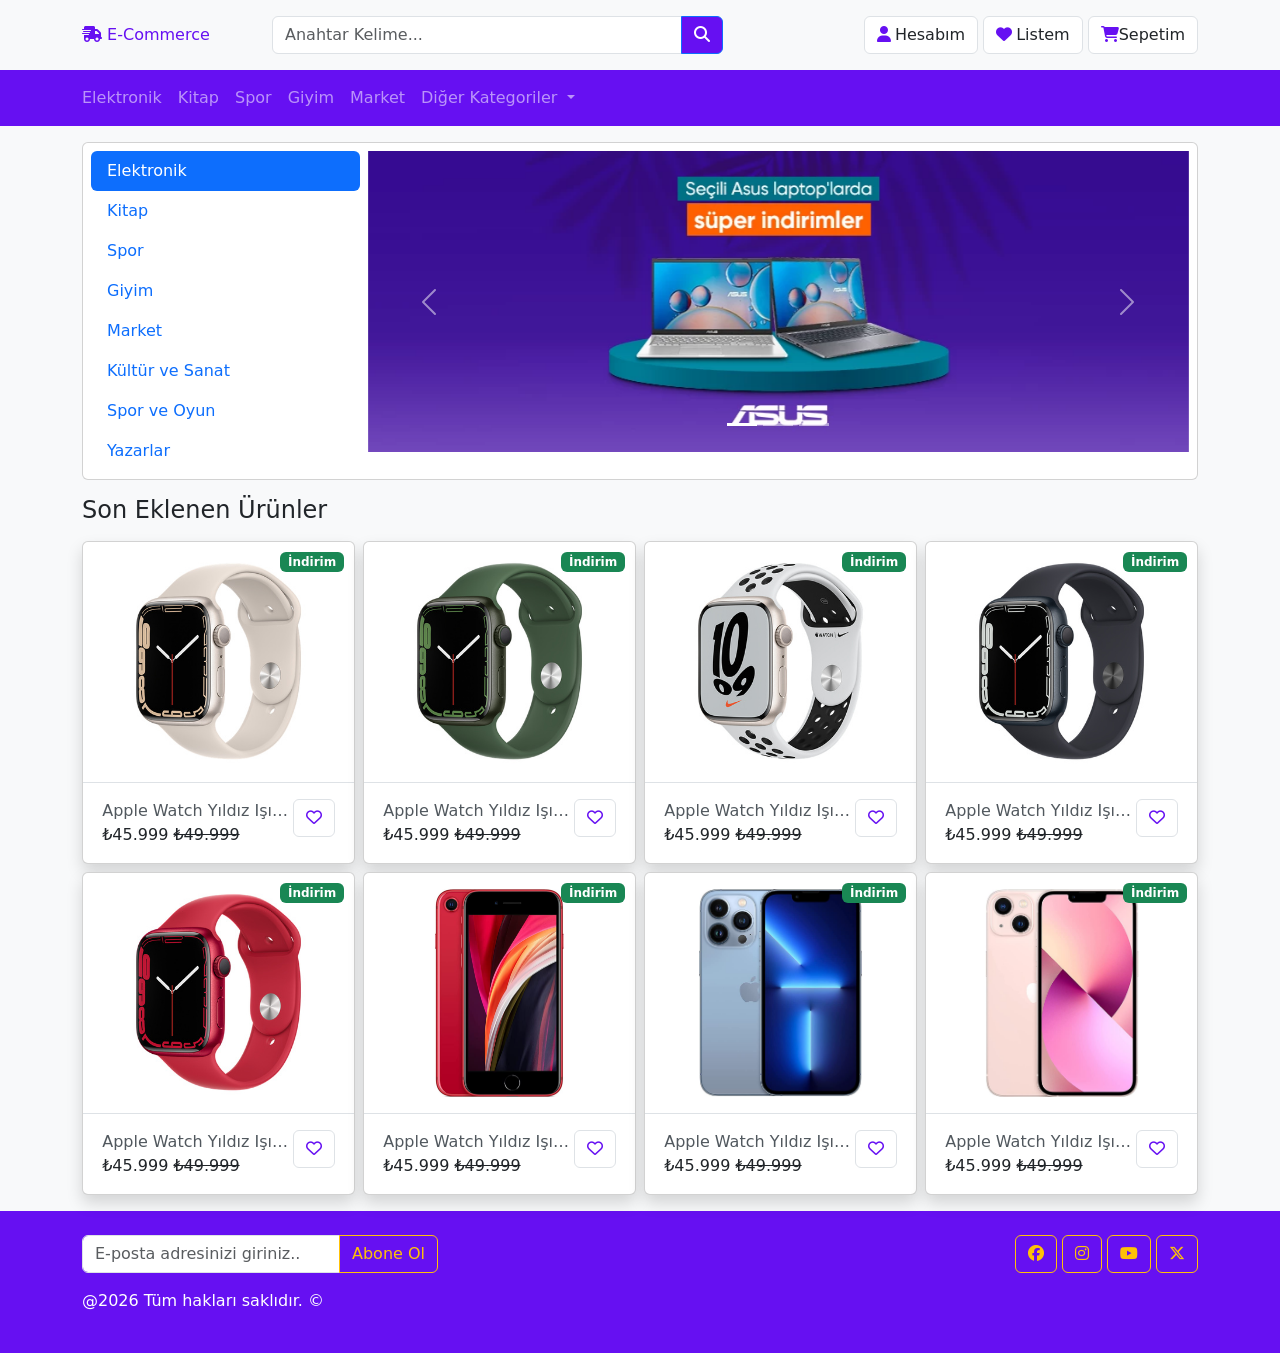
<file: index.html>
<!doctype html>
<html lang="tr" class="h-100">
  <head>
    <meta charset="UTF-8" />
    <meta name="viewport" content="width=device-width, initial-scale=1.0" />
    <link
      rel="stylesheet"
      href="https://cdnjs.cloudflare.com/ajax/libs/bootstrap/5.3.3/css/bootstrap.min.css"
      integrity="sha512-jnSuA4Ss2PkkikSOLtYs8BlYIeeIK1h99ty4YfvRPAlzr377vr3CXDb7sb7eEEBYjDtcYj+AjBH3FLv5uSJuXg=="
      crossorigin="anonymous"
      referrerpolicy="no-referrer"
    />
    <link
      rel="stylesheet"
      href="https://cdnjs.cloudflare.com/ajax/libs/font-awesome/6.7.0/css/all.min.css"
      integrity="sha512-9xKTRVabjVeZmc+GUW8GgSmcREDunMM+Dt/GrzchfN8tkwHizc5RP4Ok/MXFFy5rIjJjzhndFScTceq5e6GvVQ=="
      crossorigin="anonymous"
      referrerpolicy="no-referrer"
    />
    <link rel="stylesheet" href="/css/styles.css" />
    <title>E-Commerce</title>
  </head>
  <body class="bg-light h-100 d-flex flex-column">
    <header>
      <section class="top-bar">
        <div class="container">
          <div class="row gy-2 align-items-center">
            <div class="col-lg-2 col-sm-4 col-4">
              <a href="index.html" class="navbar-brand"
                ><i class="fa-solid fa-truck-fast"></i> E-Commerce</a
              >
            </div>
            <div class="col-lg-5 col-sm-8 col-8 order-lg-last">
              <div class="text-end">
                <a href="#" class="btn btn-light">
                  <i class="fa fa-user"></i
                  ><span class="ms-1 d-none d-md-inline-block">Hesabım</span>
                </a>
                <a href="#" class="btn btn-light">
                  <i class="fa fa-heart"></i
                  ><span class="ms-1 d-none d-md-inline-block">Listem</span>
                </a>
                <a href="shopping-cart.html" class="btn btn-light">
                  <i class="fa fa-shopping-cart"></i
                  ><span class="d-none d-md-inline-block">Sepetim</span>
                </a>
              </div>
            </div>
            <div class="col-lg-5 col-sm-12">
              <form>
                <div class="input-group">
                  <input
                    type="text"
                    class="form-control"
                    placeholder="Anahtar Kelime..."
                  />
                  <button class="btn btn-primary" type="submit">
                    <i class="fas fa-search"></i>
                  </button>
                </div>
              </form>
            </div>
          </div>
        </div>
      </section>

      <nav class="navbar navbar-dark bg-primary navbar-expand-md">
        <div class="container">
          <button
            type="button"
            class="navbar-toggler"
            data-bs-toggle="collapse"
            data-bs-target="#navbar"
          >
            <span class="navbar-toggler-icon"></span>
          </button>
          <div class="collapse navbar-collapse" id="navbar">
            <ul class="navbar-nav">
              <li class="nav-item">
                <a href="#" class="nav-link ps-0">Elektronik</a>
              </li>
              <li class="nav-item">
                <a href="#" class="nav-link">Kitap</a>
              </li>
              <li class="nav-item">
                <a href="#" class="nav-link">Spor</a>
              </li>
              <li class="nav-item">
                <a href="#" class="nav-link">Giyim</a>
              </li>
              <li class="nav-item">
                <a href="#" class="nav-link">Market</a>
              </li>
              <li class="nav-item dropdown">
                <a
                  href="#"
                  class="nav-link dropdown-toggle"
                  data-bs-toggle="dropdown"
                >
                  Diğer Kategoriler
                </a>
                <ul class="dropdown-menu">
                  <li><a href="#" class="dropdown-item">Kültür ve Sanat</a></li>
                  <li><a href="#" class="dropdown-item">Spor ve Oyun</a></li>
                  <li><a href="#" class="dropdown-item">Yazarlar</a></li>
                </ul>
              </li>
            </ul>
          </div>
        </div>
      </nav>
    </header>

    <section class="mt-3">
      <div class="container">
        <div class="card">
          <div class="row p-1 p-lg-2 gx-2">
            <div class="col-md-3 d-none d-md-block">
              <!-- menu -->
              <nav
                class="nav nav-pills flex-column flex-nowrap overflow-auto slider-nav"
              >
                <a href="#" class="nav-link active">Elektronik</a>
                <a href="#" class="nav-link">Kitap</a>
                <a href="#" class="nav-link">Spor</a>
                <a href="#" class="nav-link">Giyim</a>
                <a href="#" class="nav-link">Market</a>
                <a href="#" class="nav-link">Kültür ve Sanat</a>
                <a href="#" class="nav-link">Spor ve Oyun</a>
                <a href="#" class="nav-link">Yazarlar</a>
              </nav>
            </div>
            <div class="col-md-9">
              <!-- slider -->
              <div id="slider" class="carousel slide" data-bs-ride="carousel">
                <div class="carousel-indicators">
                  <button
                    type="button"
                    data-bs-target="#slider"
                    data-bs-slide-to="0"
                    class="active"
                  ></button>
                  <button
                    type="button"
                    data-bs-target="#slider"
                    data-bs-slide-to="1"
                  ></button>
                  <button
                    type="button"
                    data-bs-target="#slider"
                    data-bs-slide-to="2"
                  ></button>
                </div>
                <div class="carousel-inner">
                  <div class="carousel-item active">
                    <img
                      src="/img/slider-1.jpeg"
                      class="d-block w-100"
                      alt="Image 1"
                    />
                  </div>
                  <div class="carousel-item">
                    <img
                      src="/img/slider-2.jpeg"
                      class="d-block w-100"
                      alt="Image 2"
                    />
                  </div>
                  <div class="carousel-item">
                    <img
                      src="/img/slider-3.jpeg"
                      class="d-block w-100"
                      alt="Image 3"
                    />
                  </div>
                </div>
                <button
                  class="carousel-control-prev"
                  type="button"
                  data-bs-target="#slider"
                  data-bs-slide="prev"
                >
                  <span
                    class="carousel-control-prev-icon"
                    aria-hidden="true"
                  ></span>
                </button>
                <button
                  class="carousel-control-next"
                  type="button"
                  data-bs-target="#slider"
                  data-bs-slide="next"
                >
                  <span
                    class="carousel-control-next-icon"
                    aria-hidden="true"
                  ></span>
                </button>
              </div>
            </div>
          </div>
        </div>
      </div>
    </section>

    <section class="mt-3">
      <div class="container">
        <h3 class="h4 mb-1 mb-lg-3">Son Eklenen Ürünler</h3>

        <div class="row row-cols-2 row-cols-md-3 row-cols-lg-4 g-2">
          <div class="col">
            <div class="card shadow">
              <div class="img-wrap"><span class="badge bg-success">İndirim</span><img src="/img/1.jpeg" class="card-img-top" alt="Ürün 1" /></div>
              <div class="border-top info-wrap">
                <a href="#" class="float-end btn btn-light ms-1"><i class="fa-regular fa-heart"></i></a>
                <a href="details.html" class="title text-truncate">Apple Watch Yıldız Işığı Alüminyum Kasa ve spor Kordon</a>
                <div class="price-wrap">
                  <span class="price-discount">₺45.999 </span>
                  <del class="price">₺49.999</del>
                </div>
              </div>
            </div>
          </div>
          <div class="col">
            <div class="card shadow">
              <div class="img-wrap"><span class="badge bg-success">İndirim</span><img src="/img/2.jpeg" class="card-img-top" alt="Ürün 1" /></div>
              <div class="border-top info-wrap">
                <a href="#" class="float-end btn btn-light ms-1"><i class="fa-regular fa-heart"></i></a>
                <a href="#" class="title text-truncate">Apple Watch Yıldız Işığı Alüminyum Kasa ve spor Kordon</a>
                <div class="price-wrap">
                  <span class="price-discount">₺45.999 </span>
                  <del class="price">₺49.999</del>
                </div>
              </div>
            </div>
          </div>
          <div class="col">
            <div class="card shadow">
              <div class="img-wrap"><span class="badge bg-success">İndirim</span><img src="/img/3.jpeg" class="card-img-top" alt="Ürün 1" /></div>
              <div class="border-top info-wrap">
                <a href="#" class="float-end btn btn-light ms-1"><i class="fa-regular fa-heart"></i></a>
                <a href="#" class="title text-truncate">Apple Watch Yıldız Işığı Alüminyum Kasa ve spor Kordon</a>
                <div class="price-wrap">
                  <span class="price-discount">₺45.999 </span>
                  <del class="price">₺49.999</del>
                </div>
              </div>
            </div>
          </div>
          <div class="col">
            <div class="card shadow">
              <div class="img-wrap"><span class="badge bg-success">İndirim</span><img src="/img/4.jpeg" class="card-img-top" alt="Ürün 1" /></div>
              <div class="border-top info-wrap">
                <a href="#" class="float-end btn btn-light ms-1"><i class="fa-regular fa-heart"></i></a>
                <a href="#" class="title text-truncate">Apple Watch Yıldız Işığı Alüminyum Kasa ve spor Kordon</a>
                <div class="price-wrap">
                  <span class="price-discount">₺45.999 </span>
                  <del class="price">₺49.999</del>
                </div>
              </div>
            </div>
          </div>
          <div class="col">
            <div class="card shadow">
              <div class="img-wrap"><span class="badge bg-success">İndirim</span><img src="/img/5.jpeg" class="card-img-top" alt="Ürün 1" /></div>
              <div class="border-top info-wrap">
                <a href="#" class="float-end btn btn-light ms-1"><i class="fa-regular fa-heart"></i></a>
                <a href="#" class="title text-truncate">Apple Watch Yıldız Işığı Alüminyum Kasa ve spor Kordon</a>
                <div class="price-wrap">
                  <span class="price-discount">₺45.999 </span>
                  <del class="price">₺49.999</del>
                </div>
              </div>
            </div>
          </div>
          <div class="col">
            <div class="card shadow">
              <div class="img-wrap"><span class="badge bg-success">İndirim</span><img src="/img/6.jpeg" class="card-img-top" alt="Ürün 1" /></div>
              <div class="border-top info-wrap">
                <a href="#" class="float-end btn btn-light ms-1"><i class="fa-regular fa-heart"></i></a>
                <a href="#" class="title text-truncate">Apple Watch Yıldız Işığı Alüminyum Kasa ve spor Kordon</a>
                <div class="price-wrap">
                  <span class="price-discount">₺45.999 </span>
                  <del class="price">₺49.999</del>
                </div>
              </div>
            </div>
          </div>
           <div class="col">
            <div class="card shadow">
              <div class="img-wrap"><span class="badge bg-success">İndirim</span><img src="/img/7.jpeg" class="card-img-top" alt="Ürün 1" /></div>
              <div class="border-top info-wrap">
                <a href="#" class="float-end btn btn-light ms-1"><i class="fa-regular fa-heart"></i></a>
                <a href="#" class="title text-truncate">Apple Watch Yıldız Işığı Alüminyum Kasa ve spor Kordon</a>
                <div class="price-wrap">
                  <span class="price-discount">₺45.999 </span>
                  <del class="price">₺49.999</del>
                </div>
              </div>
            </div>
          </div>
           <div class="col">
            <div class="card shadow">
              <div class="img-wrap"><span class="badge bg-success">İndirim</span><img src="/img/8.jpeg" class="card-img-top" alt="Ürün 1" /></div>
              <div class="border-top info-wrap">
                <a href="#" class="float-end btn btn-light ms-1"><i class="fa-regular fa-heart"></i></a>
                <a href="#" class="title text-truncate">Apple Watch Yıldız Işığı Alüminyum Kasa ve spor Kordon</a>
                <div class="price-wrap">
                  <span class="price-discount">₺45.999 </span>
                  <del class="price">₺49.999</del>
                </div>
              </div>
            </div>
          </div>
        </div>
      </div>
    </section>

    <footer class="mt-3 py-4 bg-primary">
      <div class="container">
        <div class="row gy-3">
          <div class="col-md-6 col-lg-4">
            <form>
              <div class="input-group">
                <input
                  type="email"
                  class="form-control"
                  placeholder="E-posta adresinizi giriniz.."
                />
                <button class="btn btn-outline-warning" type="submit">
                  Abone Ol
                </button>
              </div>
            </form>
          </div>
          <div class="col-md-6 col-lg-8">
            <nav class="text-center text-md-end">
              <a href="#" class="btn btn-icon btn-outline-warning">
                <i class="fab fa-facebook"></i>
              </a>
              <a href="#" class="btn btn-icon btn-outline-warning">
                <i class="fab fa-instagram"></i>
              </a>
              <a href="#" class="btn btn-icon btn-outline-warning">
                <i class="fab fa-youtube"></i>
              </a>
              <a href="#" class="btn btn-icon btn-outline-warning">
                <i class="fab fa-x-twitter"></i>
              </a>
            </nav>
          </div>
          <div class="col-12">
            <p class="text-center text-md-start text-white">
              @2026 Tüm hakları saklıdır. &copy;
            </p>
          </div>
        </div>
      </div>
    </footer>
    <script src="https://cdnjs.cloudflare.com/ajax/libs/bootstrap/5.3.3/js/bootstrap.bundle.min.js"></script>
  </body>
</html>
</file>
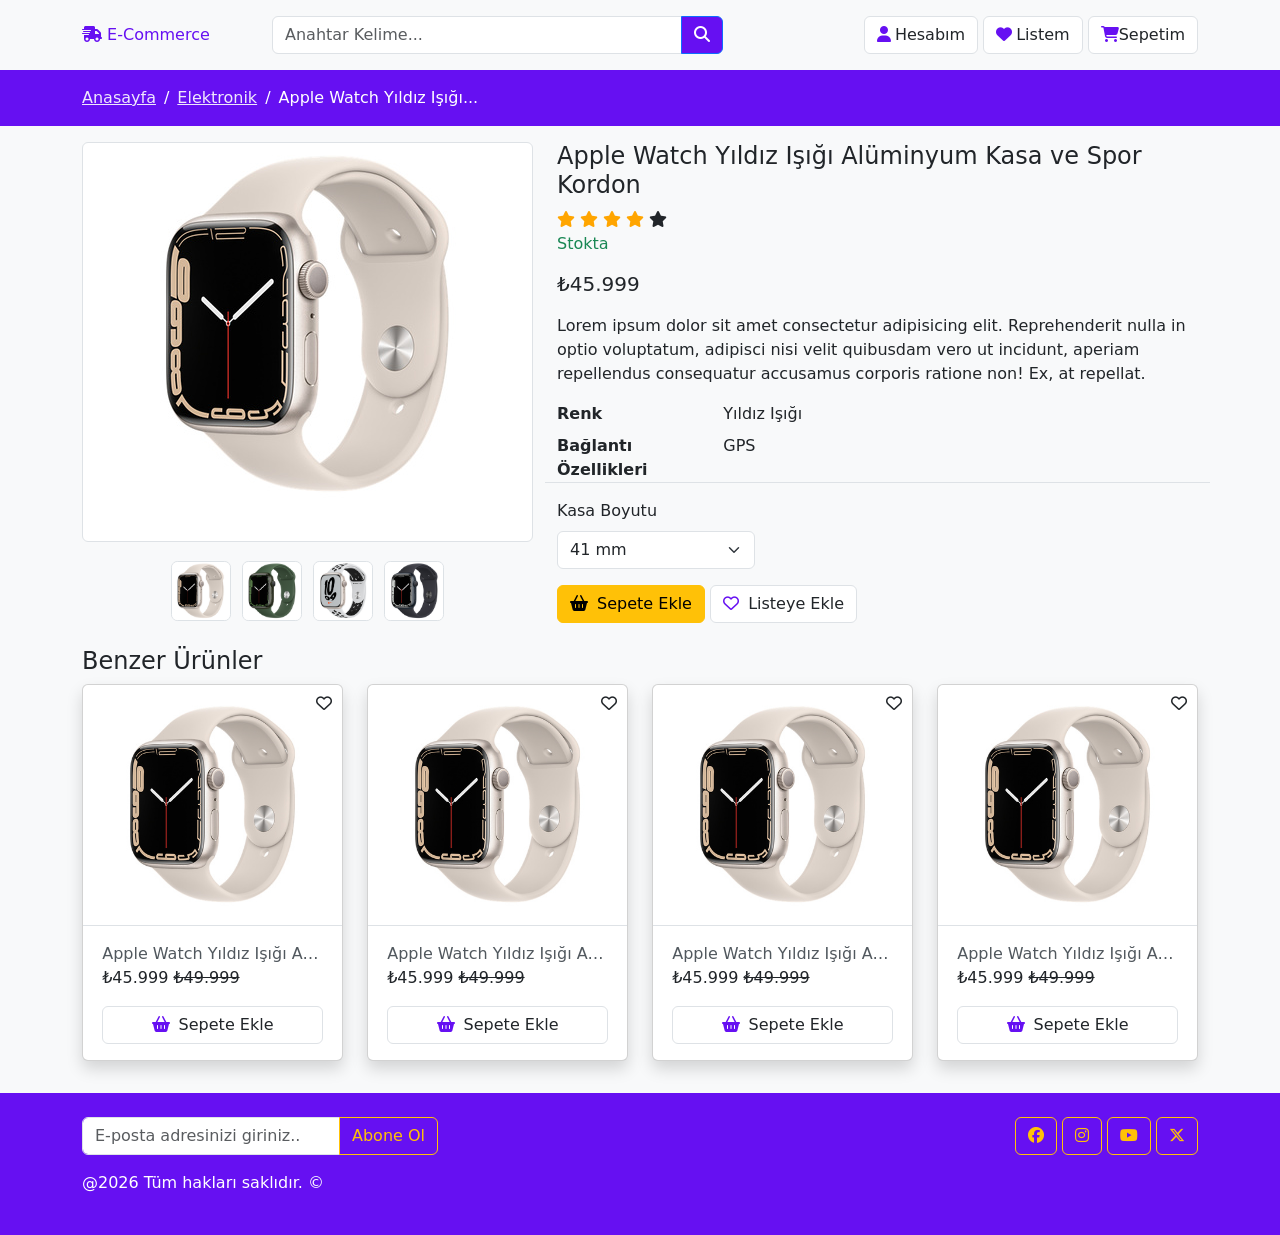
<file: details.html>
<!doctype html>
<html lang="tr" class="h-100">
  <head>
    <meta charset="UTF-8" />
    <meta name="viewport" content="width=device-width, initial-scale=1.0" />
    <link
      rel="stylesheet"
      href="https://cdnjs.cloudflare.com/ajax/libs/bootstrap/5.3.3/css/bootstrap.min.css"
      integrity="sha512-jnSuA4Ss2PkkikSOLtYs8BlYIeeIK1h99ty4YfvRPAlzr377vr3CXDb7sb7eEEBYjDtcYj+AjBH3FLv5uSJuXg=="
      crossorigin="anonymous"
      referrerpolicy="no-referrer"
    />
    <link
      rel="stylesheet"
      href="https://cdnjs.cloudflare.com/ajax/libs/font-awesome/6.7.0/css/all.min.css"
      integrity="sha512-9xKTRVabjVeZmc+GUW8GgSmcREDunMM+Dt/GrzchfN8tkwHizc5RP4Ok/MXFFy5rIjJjzhndFScTceq5e6GvVQ=="
      crossorigin="anonymous"
      referrerpolicy="no-referrer"
    />
    <link rel="stylesheet" href="/css/styles.css" />
    <title>E-Commerce</title>
  </head>
  <body class="bg-light h-100 d-flex flex-column">
    <header>
      <section class="top-bar">
        <div class="container">
          <div class="row gy-2 align-items-center">
            <div class="col-lg-2 col-sm-4 col-4">
              <a href="index.html" class="navbar-brand"
                ><i class="fa-solid fa-truck-fast"></i> E-Commerce</a
              >
            </div>
            <div class="col-lg-5 col-sm-8 col-8 order-lg-last">
              <div class="text-end">
                <a href="#" class="btn btn-light">
                  <i class="fa fa-user"></i
                  ><span class="ms-1 d-none d-md-inline-block">Hesabım</span>
                </a>
                <a href="#" class="btn btn-light">
                  <i class="fa fa-heart"></i
                  ><span class="ms-1 d-none d-md-inline-block">Listem</span>
                </a>
                <a href="shopping-cart.html" class="btn btn-light">
                  <i class="fa fa-shopping-cart"></i
                  ><span class="d-none d-md-inline-block">Sepetim</span>
                </a>
              </div>
            </div>
            <div class="col-lg-5 col-sm-12">
              <form>
                <div class="input-group">
                  <input
                    type="text"
                    class="form-control"
                    placeholder="Anahtar Kelime..."
                  />
                  <button class="btn btn-primary" type="submit">
                    <i class="fas fa-search"></i>
                  </button>
                </div>
              </form>
            </div>
          </div>
        </div>
      </section>

      <section class="bg-primary p-3">
        <div class="container">
          <nav>
            <ol class="breadcrumb mb-0">
              <li class="breadcrumb-item">
                <a href="#">Anasayfa</a>
              </li>
               <li class="breadcrumb-item">
                <a href="#">Elektronik</a>
              </li>
               <li class="breadcrumb-item">
                Apple Watch Yıldız Işığı...
              </li>
            </ol>
          </nav>
        </div>
      </section>

    
    </header>

    <section class="mt-3 flex-grow-1">
      <div class="container">
        <div class="row">
          <div class="col-lg-5">
            <div class="gallery-wrap">
              <div class="img-big-wrap img-thumbnail">
                <a href="img/1-big.jpeg" data-type="image" data-fslightbox>
                  <img src="img/1.jpeg" alt="">
                </a>
              </div>
              <div class="thumbs-wrap">
                <a href="img/1-big.jpeg" data-type="image" data-fslightbox>
                  <img src="img/1.jpeg" height="60" alt="">
                </a>
                <a href="img/2-big.jpeg" data-type="image" data-fslightbox>
                  <img src="img/2.jpeg" height="60" alt="">
                </a>
                <a href="img/3-big.jpeg" data-type="image" data-fslightbox>
                  <img src="img/3.jpeg" height="60" alt="">
                </a>
                <a href="img/4-big.jpeg" data-type="image" data-fslightbox>
                  <img src="img/4.jpeg" height="60" alt="">
                </a>
              </div>
            </div>
          </div>
          <div class="col-lg-7">
            <!-- ürün detayları -->
             <article>
              <h4 class="title text-dark">Apple Watch Yıldız Işığı Alüminyum Kasa ve Spor Kordon</h4>
              <div class="rating-wrap">
                <span class="fa fa-star checked"></span>
                <span class="fa fa-star checked"></span>
                <span class="fa fa-star checked"></span>
                <span class="fa fa-star checked"></span>
                <span class="fa fa-star"></span>
              </div>
              <p class="text-success">Stokta</p>
              <div class="mb-3"><b class="price h5">₺45.999</b></div>
              <div class="producy-description mb-3">Lorem ipsum dolor sit amet consectetur adipisicing elit. Reprehenderit nulla in optio voluptatum, adipisci nisi velit quibusdam vero ut incidunt, aperiam repellendus consequatur accusamus corporis ratione non! Ex, at repellat.</div>
              <dl class="row border-bottom">
                <dt class="col-3">Renk</dt>
                <dd class="col-9">Yıldız Işığı</dd>
                <dt class="col-3">Bağlantı Özellikleri</dt>
                <dd class="col-9">GPS</dd>
              </dl>
              <div class="row mb-3">
                <div class="col-md-4 col-6">
                  <label class="form-label">Kasa Boyutu</label>
                  <select class="form-select">
                    <option value="">41 mm</option>
                    <option value="">45 mm</option>
                  </select>
                </div>
              </div>
              <div class="buttons">
                <a href="#" class="btn btn-warning">
                  <i class="fa fa-shopping-basket me-1"></i> Sepete Ekle
                </a>
                 <a href="#" class="btn btn-light">
                  <i class="fa-regular fa-heart me-1"></i> Listeye Ekle
                </a>
              </div>
             </article>
          </div>
        </div>
      </div>
    </section>

    <section class="mt-3">
      <div class="container">
        <div class="mb-3">
          <h4>Benzer Ürünler</h4>
          <div class="row">
            <div class="col-lg-3 col-sm-6 col-12">
              <div class="card shadow">
              <div class="img-wrap"><span class="fa fa-regular fa-heart"></span><img src="/img/1.jpeg" class="card-img-top" alt="Ürün 1" /></div>
              <div class="border-top info-wrap">
                <a href="details.html" class="title text-truncate">Apple Watch Yıldız Işığı Alüminyum Kasa ve spor Kordon</a>
                <div class="price-wrap mb-3">
                  <span class="price-discount">₺45.999 </span>
                  <del class="price">₺49.999</del>
                </div>
                <a href="#" class="btn btn-light w-100"><i class="fa fa-shopping-basket me-1"></i> Sepete Ekle</a>
              </div>
            </div>
            </div>
            <div class="col-lg-3 col-sm-6 col-12">
              <div class="card shadow">
              <div class="img-wrap"><span class="fa fa-regular fa-heart"></span><img src="/img/1.jpeg" class="card-img-top" alt="Ürün 1" /></div>
              <div class="border-top info-wrap">
                <a href="details.html" class="title text-truncate">Apple Watch Yıldız Işığı Alüminyum Kasa ve spor Kordon</a>
                <div class="price-wrap mb-3">
                  <span class="price-discount">₺45.999 </span>
                  <del class="price">₺49.999</del>
                </div>
                <a href="#" class="btn btn-light w-100"><i class="fa fa-shopping-basket me-1"></i> Sepete Ekle</a>
              </div>
            </div>
            </div>
            <div class="col-lg-3 col-sm-6 col-12">
              <div class="card shadow">
              <div class="img-wrap"><span class="fa fa-regular fa-heart"></span><img src="/img/1.jpeg" class="card-img-top" alt="Ürün 1" /></div>
              <div class="border-top info-wrap">
                <a href="details.html" class="title text-truncate">Apple Watch Yıldız Işığı Alüminyum Kasa ve spor Kordon</a>
                <div class="price-wrap mb-3">
                  <span class="price-discount">₺45.999 </span>
                  <del class="price">₺49.999</del>
                </div>
                <a href="#" class="btn btn-light w-100"><i class="fa fa-shopping-basket me-1"></i> Sepete Ekle</a>
              </div>
            </div>
            </div>
            <div class="col-lg-3 col-sm-6 col-12">
              <div class="card shadow">
              <div class="img-wrap"><span class="fa fa-regular fa-heart"></span><img src="/img/1.jpeg" class="card-img-top" alt="Ürün 1" /></div>
              <div class="border-top info-wrap">
                <a href="details.html" class="title text-truncate">Apple Watch Yıldız Işığı Alüminyum Kasa ve spor Kordon</a>
                <div class="price-wrap mb-3">
                  <span class="price-discount">₺45.999 </span>
                  <del class="price">₺49.999</del>
                </div>
                <a href="#" class="btn btn-light w-100"><i class="fa fa-shopping-basket me-1"></i> Sepete Ekle</a>
              </div>
            </div>
            </div>
          </div>
        </div>
      </div>
    </section>



    <footer class="mt-3 py-4 bg-primary">
      <div class="container">
        <div class="row gy-3">
          <div class="col-md-6 col-lg-4">
            <form>
              <div class="input-group">
                <input
                  type="email"
                  class="form-control"
                  placeholder="E-posta adresinizi giriniz.."
                />
                <button class="btn btn-outline-warning" type="submit">
                  Abone Ol
                </button>
              </div>
            </form>
          </div>
          <div class="col-md-6 col-lg-8">
            <nav class="text-center text-md-end">
              <a href="#" class="btn btn-icon btn-outline-warning">
                <i class="fab fa-facebook"></i>
              </a>
              <a href="#" class="btn btn-icon btn-outline-warning">
                <i class="fab fa-instagram"></i>
              </a>
              <a href="#" class="btn btn-icon btn-outline-warning">
                <i class="fab fa-youtube"></i>
              </a>
              <a href="#" class="btn btn-icon btn-outline-warning">
                <i class="fab fa-x-twitter"></i>
              </a>
            </nav>
          </div>
          <div class="col-12">
            <p class="text-center text-md-start text-white">
              @2026 Tüm hakları saklıdır. &copy;
            </p>
          </div>
        </div>
      </div>
    </footer>

    <script src="js/fslightbox.js"></script>
    <script src="https://cdnjs.cloudflare.com/ajax/libs/bootstrap/5.3.3/js/bootstrap.bundle.min.js"></script>
  </body>
</html>
</file>
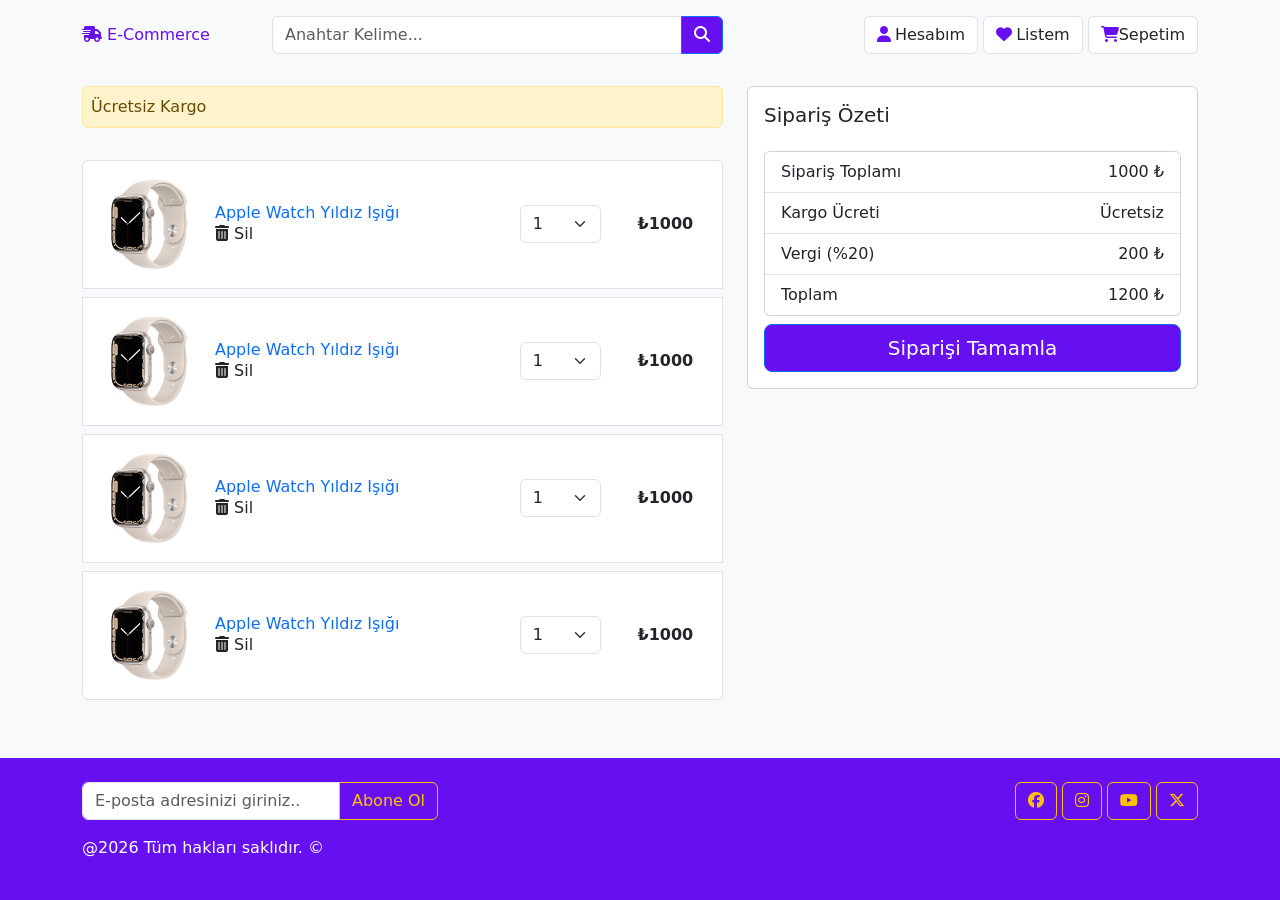
<file: shopping-cart.html>
<!doctype html>
<html lang="tr" class="h-100">
  <head>
    <meta charset="UTF-8" />
    <meta name="viewport" content="width=device-width, initial-scale=1.0" />
    <link
      rel="stylesheet"
      href="https://cdnjs.cloudflare.com/ajax/libs/bootstrap/5.3.3/css/bootstrap.min.css"
      integrity="sha512-jnSuA4Ss2PkkikSOLtYs8BlYIeeIK1h99ty4YfvRPAlzr377vr3CXDb7sb7eEEBYjDtcYj+AjBH3FLv5uSJuXg=="
      crossorigin="anonymous"
      referrerpolicy="no-referrer"
    />
    <link
      rel="stylesheet"
      href="https://cdnjs.cloudflare.com/ajax/libs/font-awesome/6.7.0/css/all.min.css"
      integrity="sha512-9xKTRVabjVeZmc+GUW8GgSmcREDunMM+Dt/GrzchfN8tkwHizc5RP4Ok/MXFFy5rIjJjzhndFScTceq5e6GvVQ=="
      crossorigin="anonymous"
      referrerpolicy="no-referrer"
    />
    <link rel="stylesheet" href="/css/styles.css" />
    <title>E-Commerce</title>
  </head>
  <body class="bg-light h-100 d-flex flex-column">
    <header>
      <section class="top-bar">
        <div class="container">
          <div class="row gy-2 align-items-center">
            <div class="col-lg-2 col-sm-4 col-4">
              <a href="index.html" class="navbar-brand"
                ><i class="fa-solid fa-truck-fast"></i> E-Commerce</a
              >
            </div>
            <div class="col-lg-5 col-sm-8 col-8 order-lg-last">
              <div class="text-end">
                <a href="#" class="btn btn-light">
                  <i class="fa fa-user"></i
                  ><span class="ms-1 d-none d-md-inline-block">Hesabım</span>
                </a>
                <a href="#" class="btn btn-light">
                  <i class="fa fa-heart"></i
                  ><span class="ms-1 d-none d-md-inline-block">Listem</span>
                </a>
                <a href="#" class="btn btn-light">
                  <i class="fa fa-shopping-cart"></i
                  ><span class="d-none d-md-inline-block">Sepetim</span>
                </a>
              </div>
            </div>
            <div class="col-lg-5 col-sm-12">
              <form>
                <div class="input-group">
                  <input
                    type="text"
                    class="form-control"
                    placeholder="Anahtar Kelime..."
                  />
                  <button class="btn btn-primary" type="submit">
                    <i class="fas fa-search"></i>
                  </button>
                </div>
              </form>
            </div>
          </div>
        </div>
      </section>

    
    </header>

   
    <section class="mt-3 flex-grow-1">
      <div class="container">
        <div class="row">
          <div class="col-lg-7">
            <div class="alert alert-warning p-2">Ücretsiz Kargo</div>
            <div class="py-3">
              <ul class="list-group">
                <li class="py-3 mb-2 border-top list-group-item">
                  <div class="row align-items-center">
                    <div class="col-8">
                      <div class="d-flex align-items-center">
                        <img src="img/1.jpeg" style="width: 100px;" alt="">
                        <div class="ms-3">
                          <a href="#" class="text-decoration-none">
                            <h6 class="mb-0">Apple Watch Yıldız Işığı</h6>
                          </a>
                          <i class="fa-solid fa-trash-can"></i> Sil
                        </div>
                      </div>
                    </div>
                    <div class="col-2">
                      <select class="form-select">
                        <option value="1">1</option>
                        <option value="2">2</option>
                        <option value="3">3</option>
                      </select>
                    </div>
                    <div class="col-2 text-center">
                      <span class="fw-bold">₺1000 </span>
                    </div>
                  </div>
                </li>
                 <li class="py-3 mb-2 border-top list-group-item">
                  <div class="row align-items-center">
                    <div class="col-8">
                      <div class="d-flex align-items-center">
                        <img src="img/1.jpeg" style="width: 100px;" alt="">
                        <div class="ms-3">
                          <a href="#" class="text-decoration-none">
                            <h6 class="mb-0">Apple Watch Yıldız Işığı</h6>
                          </a>
                          <i class="fa-solid fa-trash-can"></i> Sil
                        </div>
                      </div>
                    </div>
                    <div class="col-2">
                      <select class="form-select">
                        <option value="1">1</option>
                        <option value="2">2</option>
                        <option value="3">3</option>
                      </select>
                    </div>
                    <div class="col-2 text-center">
                      <span class="fw-bold">₺1000 </span>
                    </div>
                  </div>
                </li>
                 <li class="py-3 mb-2 border-top list-group-item">
                  <div class="row align-items-center">
                    <div class="col-8">
                      <div class="d-flex align-items-center">
                        <img src="img/1.jpeg" style="width: 100px;" alt="">
                        <div class="ms-3">
                          <a href="#" class="text-decoration-none">
                            <h6 class="mb-0">Apple Watch Yıldız Işığı</h6>
                          </a>
                          <i class="fa-solid fa-trash-can"></i> Sil
                        </div>
                      </div>
                    </div>
                    <div class="col-2">
                      <select class="form-select">
                        <option value="1">1</option>
                        <option value="2">2</option>
                        <option value="3">3</option>
                      </select>
                    </div>
                    <div class="col-2 text-center">
                      <span class="fw-bold">₺1000 </span>
                    </div>
                  </div>
                </li>
                 <li class="py-3 mb-2 border-top list-group-item">
                  <div class="row align-items-center">
                    <div class="col-8">
                      <div class="d-flex align-items-center">
                        <img src="img/1.jpeg" style="width: 100px;" alt="">
                        <div class="ms-3">
                          <a href="#" class="text-decoration-none">
                            <h6 class="mb-0">Apple Watch Yıldız Işığı</h6>
                          </a>
                          <i class="fa-solid fa-trash-can"></i> Sil
                        </div>
                      </div>
                    </div>
                    <div class="col-2">
                      <select class="form-select">
                        <option value="1">1</option>
                        <option value="2">2</option>
                        <option value="3">3</option>
                      </select>
                    </div>
                    <div class="col-2 text-center">
                      <span class="fw-bold">₺1000 </span>
                    </div>
                  </div>
                </li>
              </ul>
            </div>
          </div>
          <div class="col-lg-5">
            <div class="card">
              <div class="p-3 card-body">
                <h2 class="h5 mb-4">Sipariş Özeti</h2>
                <div class="card mb-2">
                  <div class="list-group list-group-flush">
                    <div class="d-flex justify-content-center align-items-center list-group-item">
                      <div class="me-auto">
                        <div class="">Sipariş Toplamı</div>
                        </div>
                        <span>1000 ₺</span>
                      
                    </div>
                    <div class="d-flex justify-content-center align-items-center list-group-item">
                      <div class="me-auto">
                        <div class="">Kargo Ücreti</div>
                        </div>
                        <span>Ücretsiz</span>
                        
                      
                    </div>
                      <div class="d-flex justify-content-center align-items-center list-group-item">
                      <div class="me-auto">
                        <div class="">Vergi (%20)</div>
                        </div>
                        <span>200 ₺</span>
                        
                      
                    </div>
                      <div class="d-flex justify-content-center align-items-center list-group-item">
                      <div class="me-auto">
                        <div class="">Toplam</div>
                        </div>
                        <span>1200 ₺</span>
                        
                      
                    </div>
                  </div>
                </div>
                <div class="d-grid">
                  <a href="#" class="btn btn-primary btn-lg">Siparişi Tamamla</a>
                </div>
              </div>
            </div>
          </div>
        </div>
      </div>
    </section>



    <footer class="mt-3 py-4 bg-primary">
      <div class="container">
        <div class="row gy-3">
          <div class="col-md-6 col-lg-4">
            <form>
              <div class="input-group">
                <input
                  type="email"
                  class="form-control"
                  placeholder="E-posta adresinizi giriniz.."
                />
                <button class="btn btn-outline-warning" type="submit">
                  Abone Ol
                </button>
              </div>
            </form>
          </div>
          <div class="col-md-6 col-lg-8">
            <nav class="text-center text-md-end">
              <a href="#" class="btn btn-icon btn-outline-warning">
                <i class="fab fa-facebook"></i>
              </a>
              <a href="#" class="btn btn-icon btn-outline-warning">
                <i class="fab fa-instagram"></i>
              </a>
              <a href="#" class="btn btn-icon btn-outline-warning">
                <i class="fab fa-youtube"></i>
              </a>
              <a href="#" class="btn btn-icon btn-outline-warning">
                <i class="fab fa-x-twitter"></i>
              </a>
            </nav>
          </div>
          <div class="col-12">
            <p class="text-center text-md-start text-white">
              @2026 Tüm hakları saklıdır. &copy;
            </p>
          </div>
        </div>
      </div>
    </footer>

    <script src="js/fslightbox.js"></script>
    <script src="https://cdnjs.cloudflare.com/ajax/libs/bootstrap/5.3.3/js/bootstrap.bundle.min.js"></script>
  </body>
</html>
</file>
<file: css/styles.css>
:root {
  --primary: #6610f2;
}

.top-bar {
  padding-top: 1rem;
  padding-bottom: 1rem;
}

.btn-light {
  background-color: #fff;
  border-color: #dee2e6;
  color: #212529;
}

.bg-primary,
.btn-primary {
  background-color: var(--primary) !important;
}

.navbar-brand {
  color: var(--primary) !important;
}

.btn-light i {
  color: var(--primary) !important;
}

.slider-nav {
  max-height: 250px;
}

@media (max-width: 1200px) {
  .slider-nav {
    max-height: 300px;
  }
}

@media (max-width: 1400px) {
  .slider-nav {
    max-height: 350px;
  }
}

.img-wrap {
  position: relative;
  padding: 1rem;
  height: 240px;
  text-align: center;
}

.img-wrap img {
  height: 100%;
  width: auto;
  max-width: 100%;
  object-fit: cover;
}

.img-wrap span {
  position: absolute;
  top: 10px;
  right: 10px;
}

.info-wrap {
  padding: 1rem 1.2rem;
}

.info-wrap .title {
  display: block;
  text-decoration: none;
  color: #51585e;
}
/* 
.price-wrap .price-discount {
  font-size: 1.2rem;
} */

.breadcrumb a{
  color: #fff;
  opacity: .9;
}

.breadcrumb .breadcrumb-item {
  color: #fff;
}

.breadcrumb-item+.breadcrumb-item::before {
  color: #fff;
}

/* gallery */

.gallery-wrap .img-big-wrap {
  width: 100%;
  height: 400px;
  margin-bottom: 1rem;
  text-align: center;
}

.gallery-wrap .img-big-wrap img {
  max-width: 100%;
}


.gallery-wrap .thumbs-wrap {
  text-align: center;
}

.gallery-wrap .thumbs-wrap a {
  width: 60px;
  height: 60px;
  border: 1px solid #dde2e6;
  border-radius: .4rem;
  margin: 3px;
  display: inline-block;
  overflow: hidden;
}

.gallery-wrap .thumbs-wrap img {
  max-width: 100%;
  height: 100%;
  object-fit: cover;
  cursor: zoom-in;
}

.checked {
  color: orange;
}
</file>
